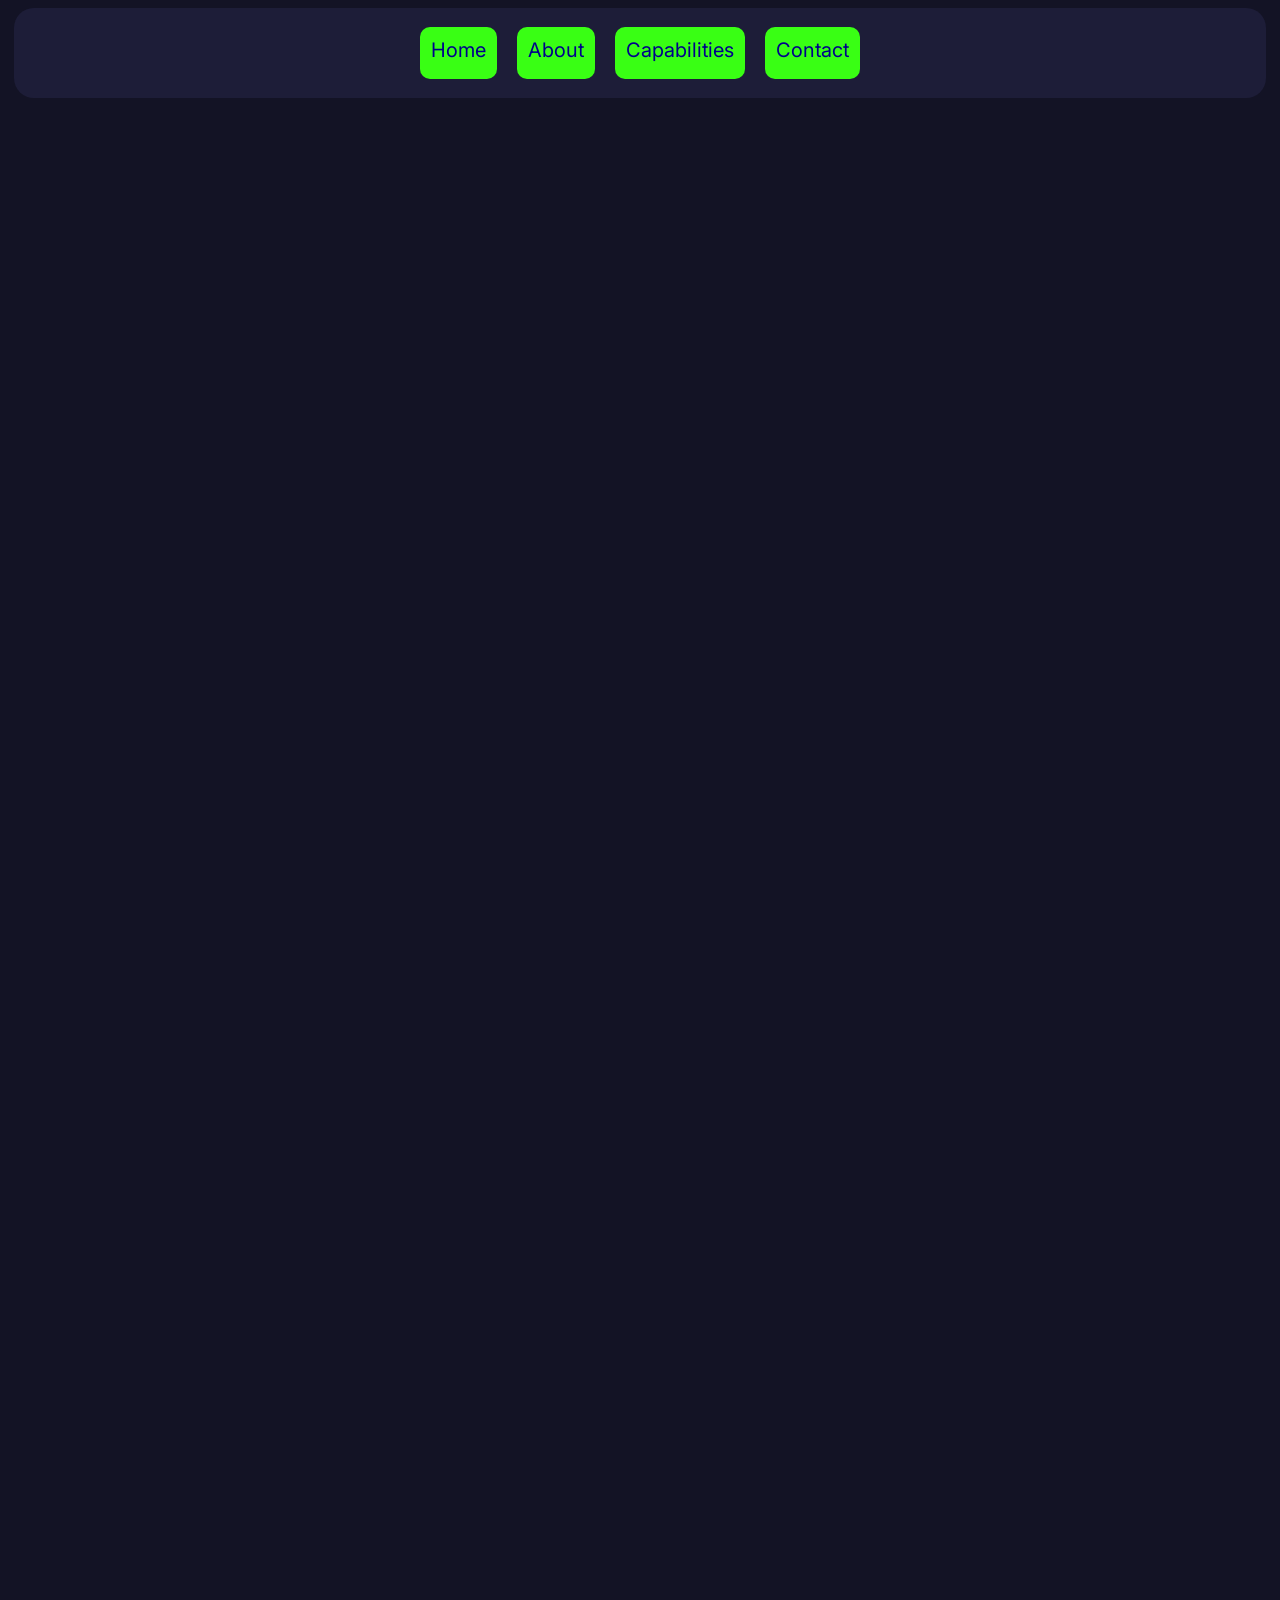
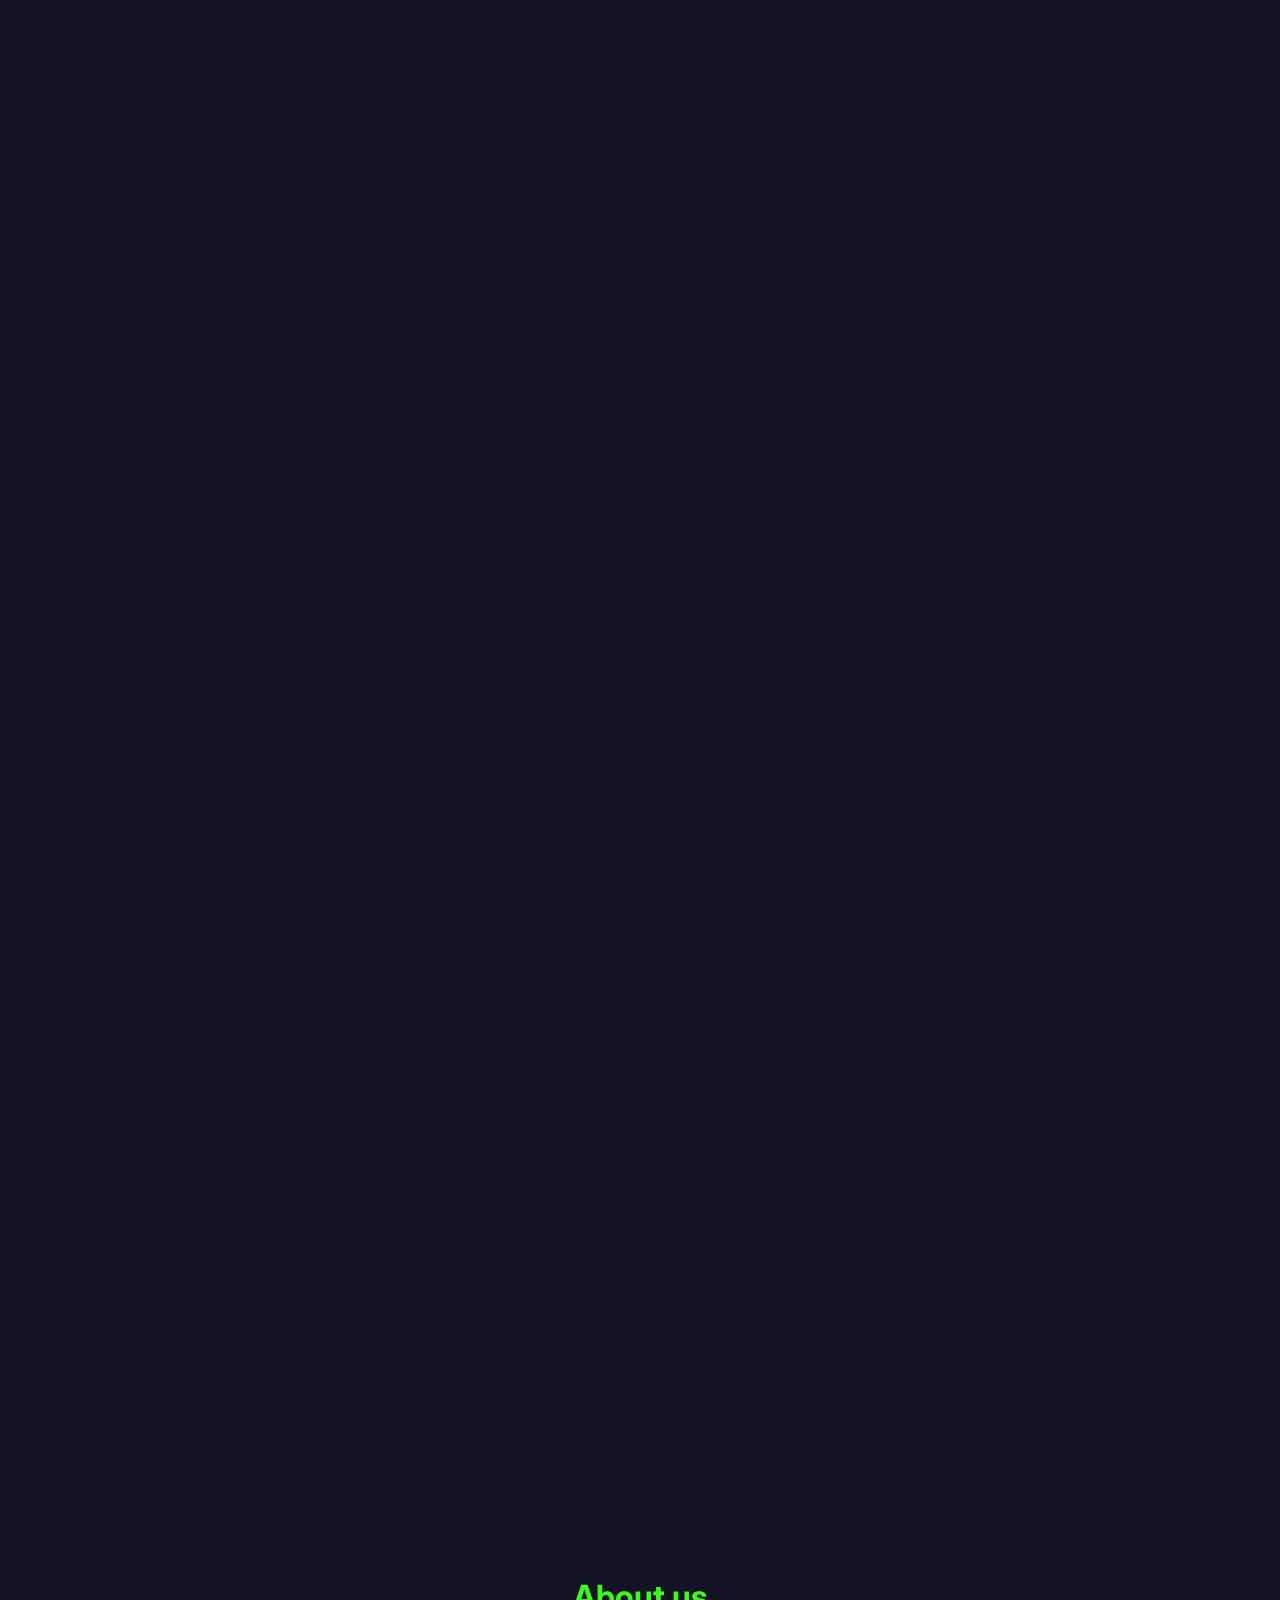
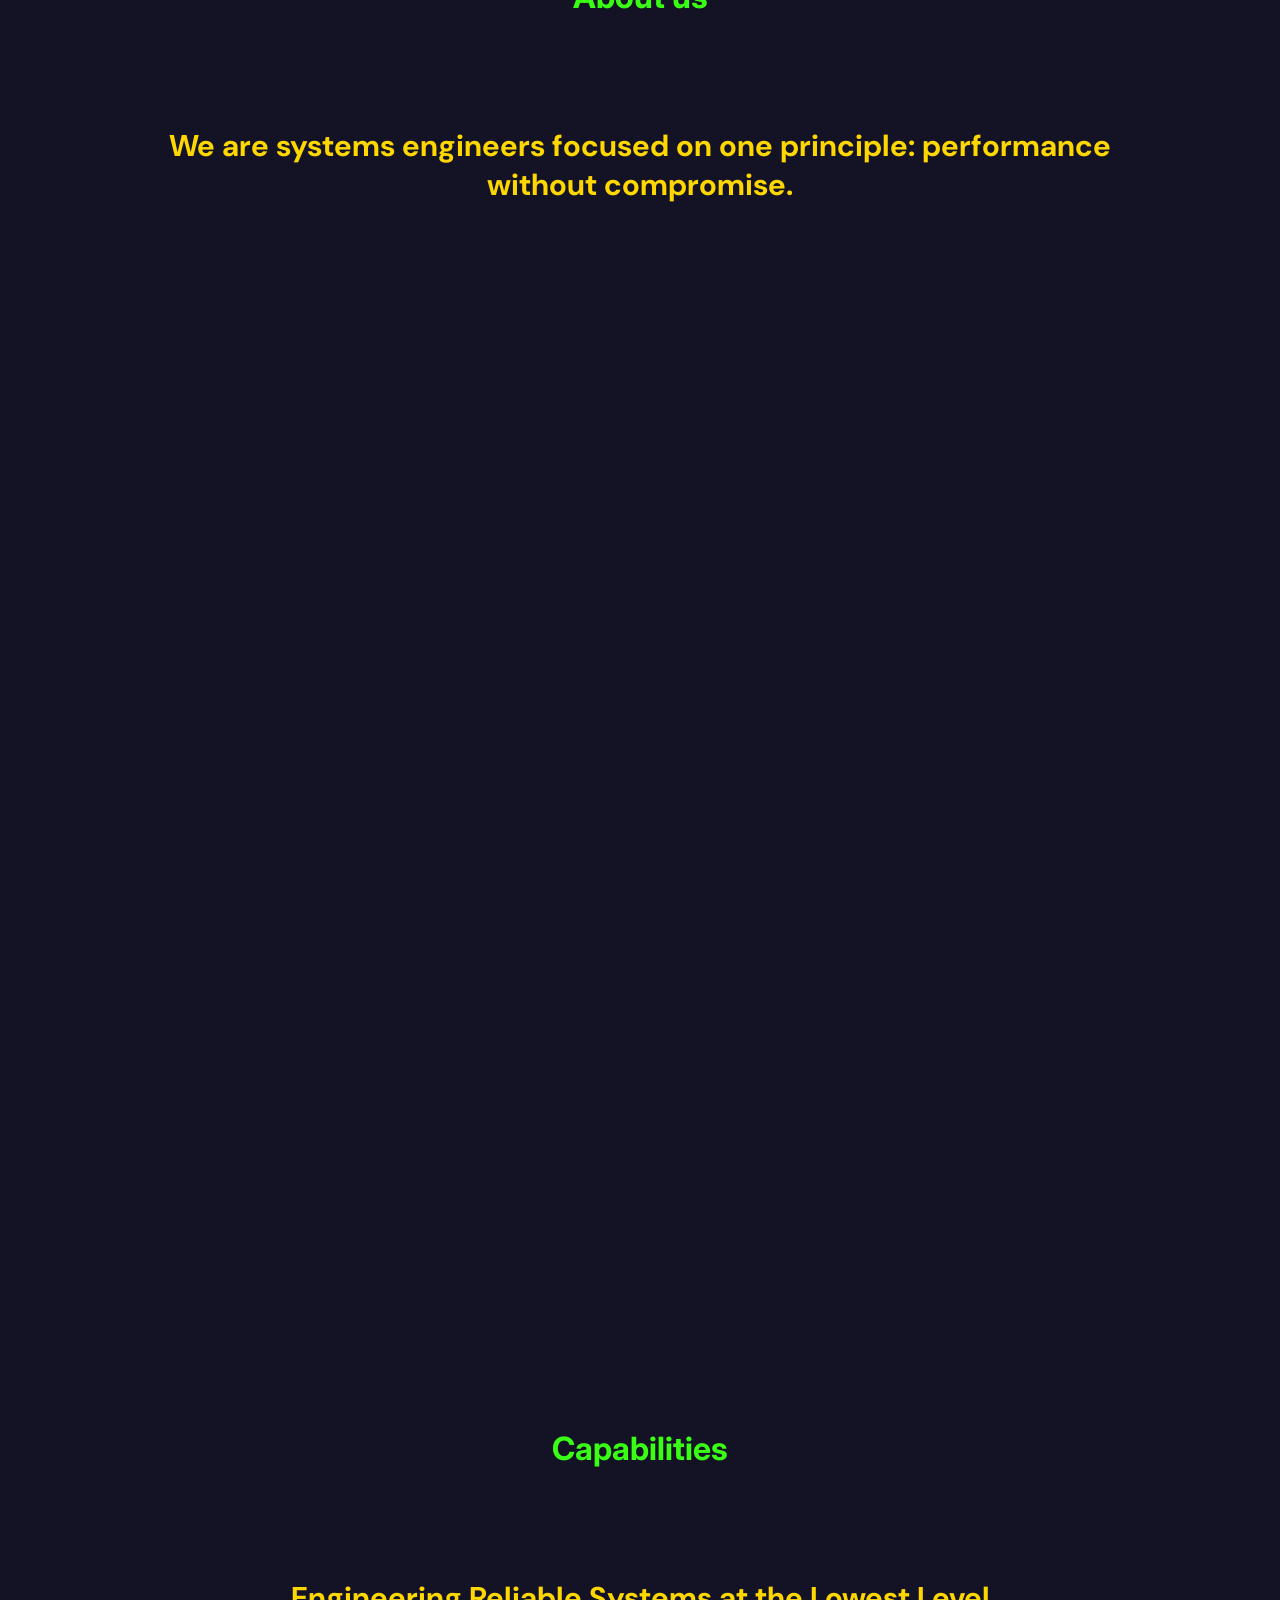
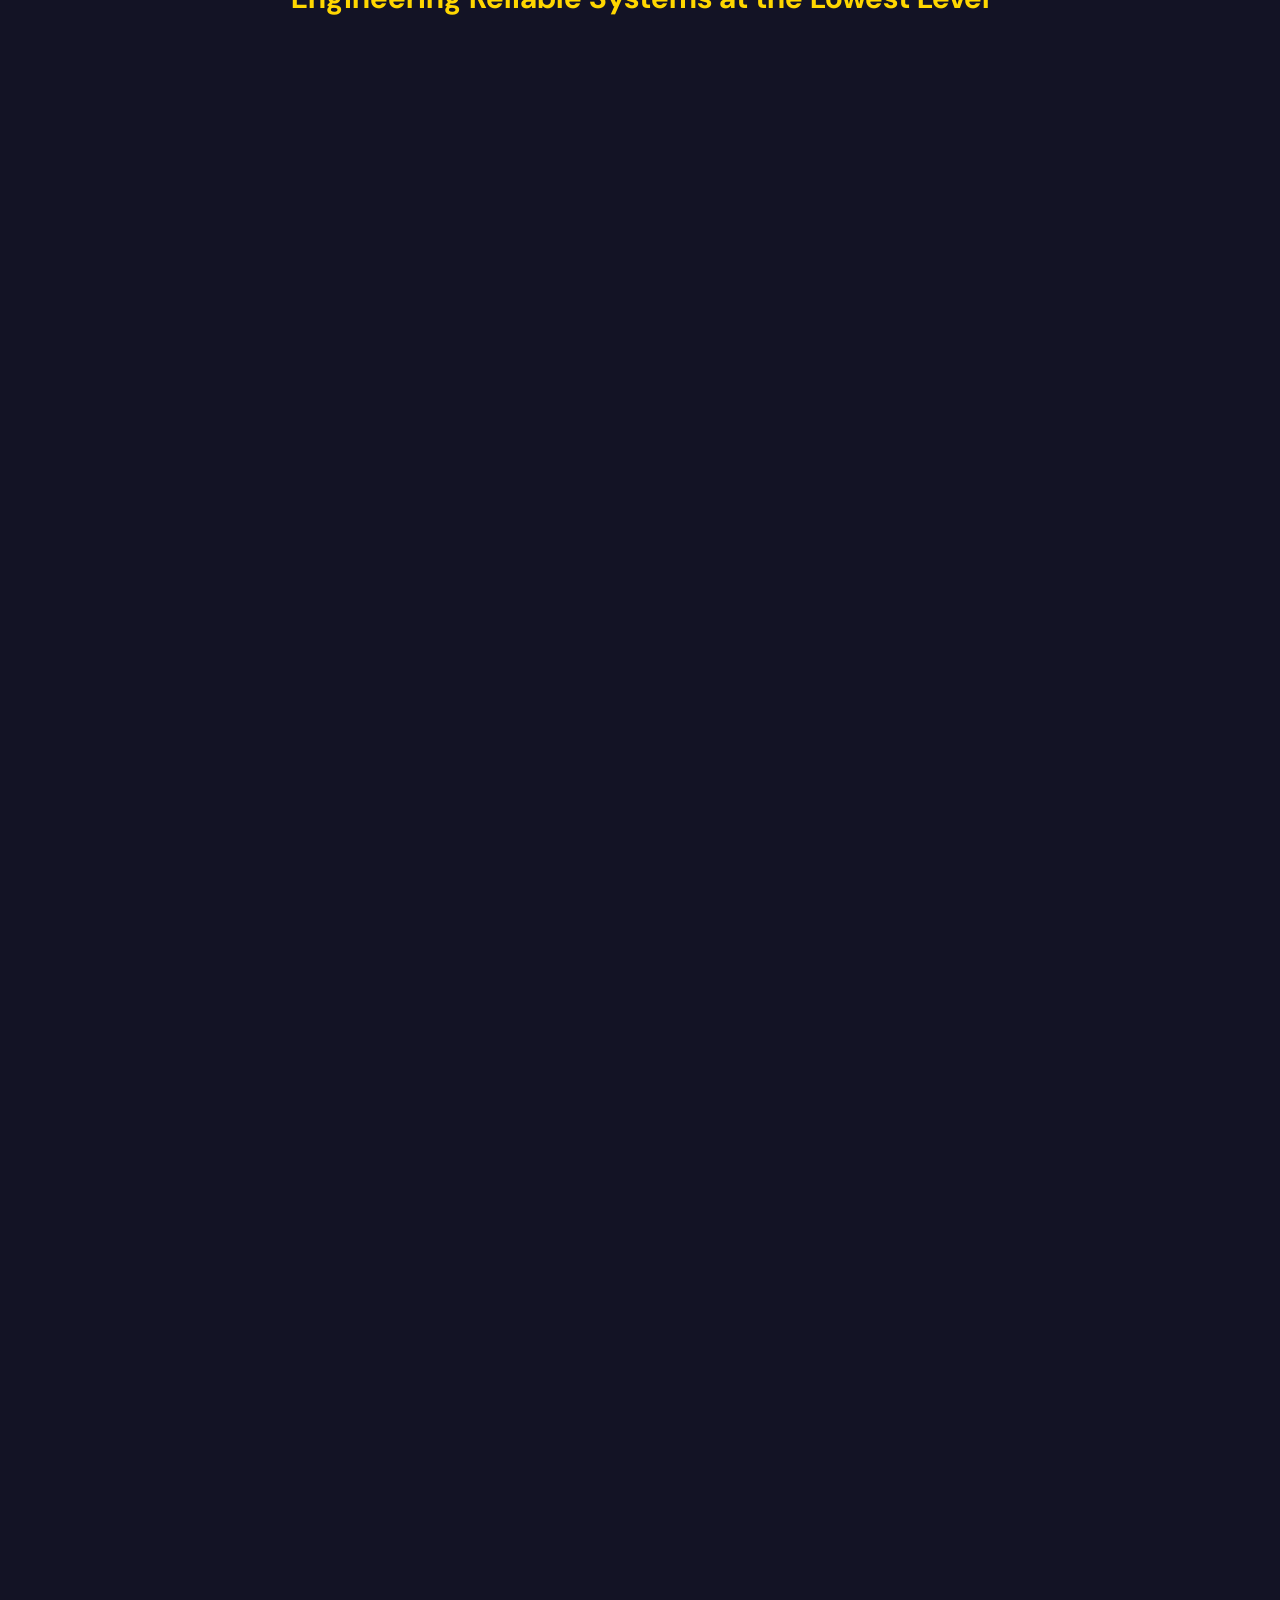
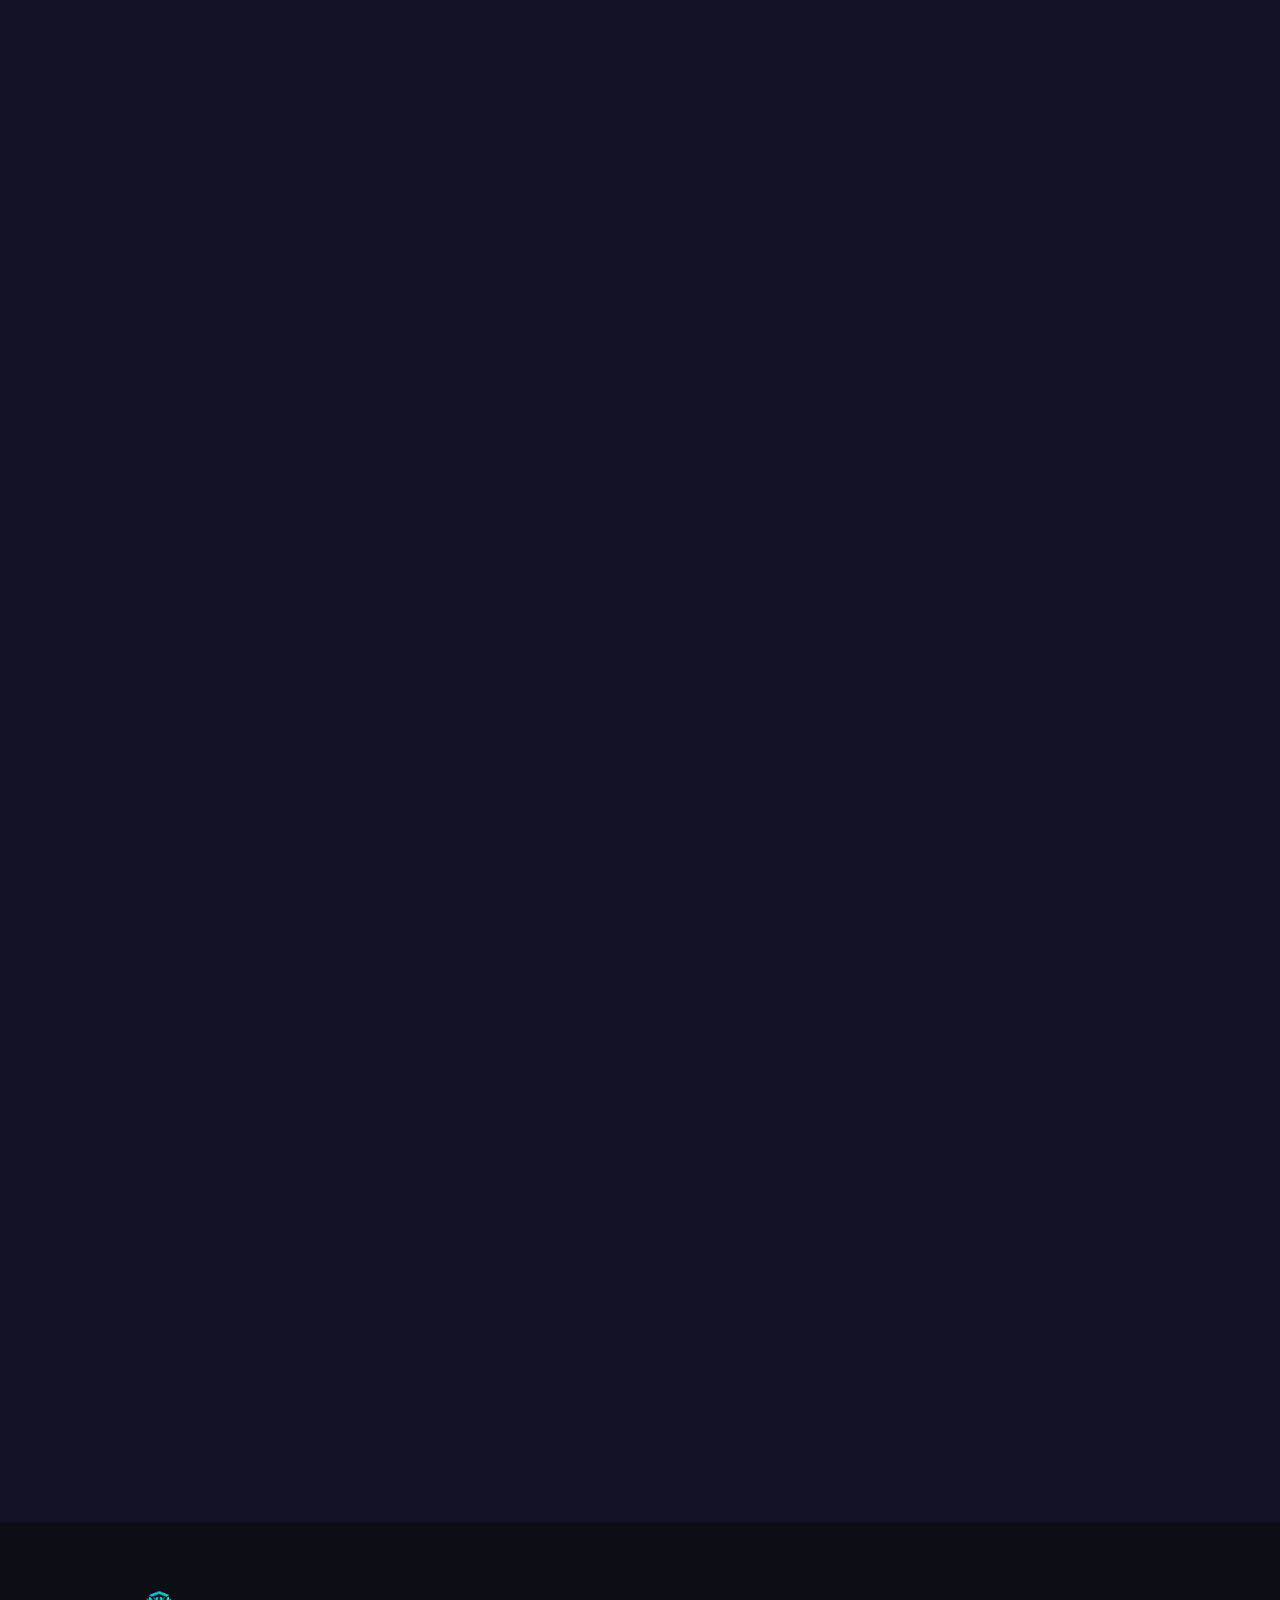
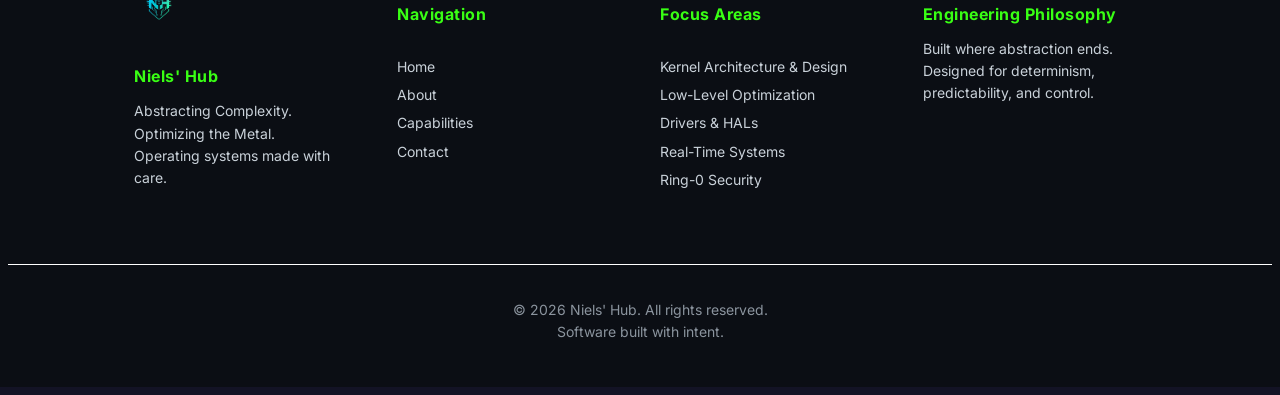
<file: index.html>
<!DOCTYPE html>
<html lang="en">

<head>
    <meta charset="UTF-8">
    <meta name="viewport" content="width=device-width, initial-scale=1.0">
    <title>Niels'</title>
    <link rel="stylesheet" href="styles.css">
    <link rel="icon" type="image/ico" href="logo6.ico">
</head>

<body>
    <nav>
        <div class="log">
            <p>Niels' Hub</p>
        </div>
        <div class="link">
            <a href="index.html"> Home</a>
            <a href="#about"> About</a>
            <a href="#capabilities"> Capabilities</a>
            <a href="contact.html"> Contact</a>
        </div>
    </nav>
    <div class="full-container">
        <img src="logo6.png" alt="logo" class="logo">
        <h1 class="em">Abstracting Complexity. Optimizing the Metal,</h1>
        <h1 class="lif">Operating systems made with care.</h1>
        <div class="hero">
            <p class="hero-text">"In the world of systems programming, overhead is failure.
                We analyze the assembly output of our kernels to ensure that not a single NOOP (No-Operation) is wasted.
                By
                optimizing for the cache and eliminating unnecessary context switches, we provide the foundational
                stability
                required for high-frequency trading, aerospace guidance, and mission-critical infrastructure."</p>
        </div>
    </div>
    <img class="image" src="operating.png" alt="operation">
    <div class="cards">
        <div class="card1">
            <svg xmlns="http://www.w3.org/2000/svg" width="200" height="200" viewBox="0 0 24 24" fill="none"
                stroke="#39FF14" stroke-width="2" stroke-linecap="round" stroke-linejoin="round"
                class="lucide lucide-cpu-icon lucide-cpu">
                <path d="M12 20v2" />
                <path d="M12 2v2" />
                <path d="M17 20v2" />
                <path d="M17 2v2" />
                <path d="M2 12h2" />
                <path d="M2 17h2" />
                <path d="M2 7h2" />
                <path d="M20 12h2" />
                <path d="M20 17h2" />
                <path d="M20 7h2" />
                <path d="M7 20v2" />
                <path d="M7 2v2" />
                <rect x="4" y="4" width="16" height="16" rx="2" />
                <rect x="8" y="8" width="8" height="8" rx="1" />
            </svg>
            <p class="caption">Designing purpose-built kernels ranging from lightweight microkernels for IoT to
                high-performance monolithic kernels for specialized workstations, with a focus on memory safety and
                low-latency interrupt handling.</p>
        </div>
        <div class="card2">
            <svg xmlns="http://www.w3.org/2000/svg" width="200" height="200" viewBox="0 0 24 24" fill="none"
                stroke="#39FF14" stroke-width="2" stroke-linecap="round" stroke-linejoin="round"
                class="lucide lucide-plug-icon lucide-plug">
                <path d="M12 22v-5" />
                <path d="M15 8V2" />
                <path d="M17 8a1 1 0 0 1 1 1v4a4 4 0 0 1-4 4h-4a4 4 0 0 1-4-4V9a1 1 0 0 1 1-1z" />
                <path d="M9 8V2" />
            </svg>
            <p class="caption">
                Developing reliable drivers and Hardware Abstraction Layers that provide seamless, deterministic
                communication between software and proprietary silicon.
            </p>

        </div>
        <div class="card">
            <svg xmlns="http://www.w3.org/2000/svg" width="200" height="200" viewBox="0 0 24 24" fill="none"
                stroke="#39FF14" stroke-width="2" stroke-linecap="round" stroke-linejoin="round"
                class="lucide lucide-clock-icon lucide-clock">
                <path d="M12 6v6l4 2" />
                <circle cx="12" cy="12" r="10" />
            </svg>
            <p class="caption">
                Engineering deterministic real-time systems with guaranteed timing constraints, enabling dependable
                operation in robotics, aerospace, and industrial automation.
            </p>

        </div>
        <!--
        <div class="card">
            <svg xmlns="http://www.w3.org/2000/svg" width="200" height="200" viewBox="0 0 24 24" fill="none"
                stroke="#39FF14" stroke-width="2" stroke-linecap="round" stroke-linejoin="round"
                class="lucide lucide-shield-user-icon lucide-shield-user">
                <path
                    d="M20 13c0 5-3.5 7.5-7.66 8.95a1 1 0 0 1-.67-.01C7.5 20.5 4 18 4 13V6a1 1 0 0 1 1-1c2 0 4.5-1.2 6.24-2.72a1.17 1.17 0 0 1 1.52 0C14.51 3.81 17 5 19 5a1 1 0 0 1 1 1z" />
                <path d="M6.376 18.91a6 6 0 0 1 11.249.003" />
                <circle cx="12" cy="11" r="4" />
            </svg>
            <p class="caption">
                Implementing Ring-0 security mechanisms, secure boot chains, and sandboxed memory models to protect
                systems at the most fundamental level.
            </p>
        </div>
        -->
    </div>
    <div class="about" id="about">
        <h1>About us</h1>
        <h2 class="engen"> We are systems engineers focused on one principle: performance without compromise.</h2>
        <div class="performance">
            <div class="svg-cl">
                <svg xmlns="http://www.w3.org/2000/svg" width="100" height="100" viewBox="0 0 24 24" fill="none"
                    stroke="gold" stroke-width="2" stroke-linecap="round" stroke-linejoin="round"
                    class="lucide lucide-cpu-icon lucide-cpu">
                    <path d="M12 20v2" />
                    <path d="M12 2v2" />
                    <path d="M17 20v2" />
                    <path d="M17 2v2" />
                    <path d="M2 12h2" />
                    <path d="M2 17h2" />
                    <path d="M2 7h2" />
                    <path d="M20 12h2" />
                    <path d="M20 17h2" />
                    <path d="M20 7h2" />
                    <path d="M7 20v2" />
                    <path d="M7 2v2" />
                    <rect x="4" y="4" width="16" height="16" rx="2" />
                    <rect x="8" y="8" width="8" height="8" rx="1" />
                </svg>

            </div>
            <p>
                At the lowest layers of computing, abstraction is not an excuse for inefficiency. Every instruction
                matters.
                Every
                cache miss has a cost. Every unnecessary context switch is a failure of design. Our work begins
                where
                most
                software
                ends — at the boundary between silicon and logic.

                We design and build operating systems, kernels, and runtime environments with a deep respect for
                hardware
                behavior.
                From analyzing compiler output and assembly paths to tuning memory layouts and interrupt handling,
                our
                approach
                is
                rooted in determinism, predictability, and control.
            </p>
        </div>
        <div class="optimization">
            <div class="svg-cl">
                <svg xmlns="http://www.w3.org/2000/svg" width="100" height="100" viewBox="0 0 24 24" fill="none"
                    stroke="gold" stroke-width="2" stroke-linecap="round" stroke-linejoin="round"
                    class="lucide lucide-gauge-icon lucide-gauge">
                    <path d="m12 14 4-4" />
                    <path d="M3.34 19a10 10 0 1 1 17.32 0" />
                </svg>
            </div>
            <p>
                Our systems are engineered for environments where reliability is non-negotiable:
                high-frequency trading platforms, aerospace systems, industrial automation, robotics, and
                security-critical
                infrastructure.

                We believe that correctness precedes features, and that true optimization is achieved through
                understanding,
                not
                shortcuts. By minimizing overhead, enforcing memory safety, and embracing hardware-aware design, we
                deliver
                foundations that software can trust.

                This is not general-purpose computing.
                This is software built with intent.
            </p>

        </div>
    </div>
        <div class="capabilities" id="capabilities">
            <h1>Capabilities</h1>
            <h2 class="engen">Engineering Reliable Systems at the Lowest Level</h2>
            <div class="kernel">
                <div class="svg-cli">
                    <svg xmlns="http://www.w3.org/2000/svg" width="100" height="100" viewBox="0 0 24 24" fill="none"
                        stroke="white" stroke-width="2" stroke-linecap="round" stroke-linejoin="round"
                        class="lucide lucide-layers-icon lucide-layers">
                        <path
                            d="M12.83 2.18a2 2 0 0 0-1.66 0L2.6 6.08a1 1 0 0 0 0 1.83l8.58 3.91a2 2 0 0 0 1.66 0l8.58-3.9a1 1 0 0 0 0-1.83z" />
                        <path d="M2 12a1 1 0 0 0 .58.91l8.6 3.91a2 2 0 0 0 1.65 0l8.58-3.9A1 1 0 0 0 22 12" />
                        <path d="M2 17a1 1 0 0 0 .58.91l8.6 3.91a2 2 0 0 0 1.65 0l8.58-3.9A1 1 0 0 0 22 17" />
                    </svg>
                </div>
                <h2>Kernel Architecture & Design</h2>
                <p>
                    We design purpose-built kernels tailored to specific operational requirements. Our work spans:

                    Lightweight microkernels for embedded and IoT environments

                    High-performance monolithic kernels for specialized workstations

                    Hybrid designs balancing modularity and execution speed

                    Each kernel is engineered with strict control over memory, scheduling, and interrupt paths to ensure
                    low
                    latency
                    and
                    predictable behavior.
                </p>

            </div>
            <div class="low-level">
                <div class="svg-cli">
                    <svg xmlns="http://www.w3.org/2000/svg" width="100" height="100" viewBox="0 0 24 24" fill="none"
                        stroke="white" stroke-width="2" stroke-linecap="round" stroke-linejoin="round"
                        class="lucide lucide-activity-icon lucide-activity">
                        <path
                            d="M22 12h-2.48a2 2 0 0 0-1.93 1.46l-2.35 8.36a.25.25 0 0 1-.48 0L9.24 2.18a.25.25 0 0 0-.48 0l-2.35 8.36A2 2 0 0 1 4.49 12H2" />
                    </svg>
                </div>
                <h2>Low-Level Optimization & Performance Engineering</h2>


                <p>
                    We optimize at the instruction level: <br>

                    Assembly analysis to eliminate redundant operations

                    Cache-aware memory layouts and data structures

                    Reduced syscall overhead and minimized context switching

                    The result is software that respects the hardware pipeline and performs consistently under load.
                </p>
            </div>
            <div class="driver">
                <div class="svg-cli">
                    <svg xmlns="http://www.w3.org/2000/svg" width="100" height="100" viewBox="0 0 24 24" fill="none"
                        stroke="white" stroke-width="2" stroke-linecap="round" stroke-linejoin="round"
                        class="lucide lucide-plug-icon lucide-plug">
                        <path d="M12 22v-5" />
                        <path d="M15 8V2" />
                        <path d="M17 8a1 1 0 0 1 1 1v4a4 4 0 0 1-4 4h-4a4 4 0 0 1-4-4V9a1 1 0 0 1 1-1z" />
                        <path d="M9 8V2" />
                    </svg>
                </div>
                <h2>Driver Development & Hardware Abstraction Layers</h2>
                <p>
                    We build robust, deterministic drivers and HALs that bridge software with proprietary or specialized
                    hardware:</p>

                <ul>
                    <li>Direct register-level interaction
                    </li>
                    <li>Predictable I/O behavior</li>

                    <li>Minimal abstraction overhead </li>
                </ul>
                Our interfaces are designed for long-term maintainability without sacrificing performance.

                


            </div>
            <div class="real-time">
                <div class="svg-cli">
                    <svg xmlns="http://www.w3.org/2000/svg" width="100" height="100" viewBox="0 0 24 24" fill="none"
                        stroke="white" stroke-width="2" stroke-linecap="round" stroke-linejoin="round"
                        class="lucide lucide-clock-icon lucide-clock">
                        <path d="M12 6v6l4 2" />
                        <circle cx="12" cy="12" r="10" />
                    </svg>
                </div>
                <h2> Real-Time & Deterministic Systems</h2>

                <p>
                    We engineer real-time systems with guaranteed timing constraints: <br></p>
                <ul>
                    <li>Bounded interrupt latency</li>

                    <li>Deterministic scheduling policies </li>

                    <li>Precise control over execution paths</li>
                </ul>

                These systems are suitable for robotics, aerospace guidance, and industrial automation where timing
                failures
                are
                unacceptable.

                

            </div>
            <div class="security">
                <div class="svg-cli">
                    <svg xmlns="http://www.w3.org/2000/svg" width="100" height="100" viewBox="0 0 24 24" fill="none"
                        stroke="white" stroke-width="2" stroke-linecap="round" stroke-linejoin="round"
                        class="lucide lucide-shield-check-icon lucide-shield-check">
                        <path
                            d="M20 13c0 5-3.5 7.5-7.66 8.95a1 1 0 0 1-.67-.01C7.5 20.5 4 18 4 13V6a1 1 0 0 1 1-1c2 0 4.5-1.2 6.24-2.72a1.17 1.17 0 0 1 1.52 0C14.51 3.81 17 5 19 5a1 1 0 0 1 1 1z" />
                        <path d="m9 12 2 2 4-4" />
                    </svg>
                </div>
                <h2> Security at the Lowest Level</h2>


                Security is enforced where it matters most: <br>
                <ul>
                    <li>Ring-0 security mechanisms</li>

                    <li>Secure boot chains and trusted initialization</li>
                    <li>Sandboxed memory models and privilege separation </li>
                </ul>
                By embedding security directly into the kernel and boot process, we reduce attack surfaces and
                strengthen
                system
                integrity from power-on to runtime.


            </div>
        </div>
    
    <footer class="footer">
        <div class="footer-container">
            <div class="footer-brand">
                <img src="logo6.png" alt="Niels' Hub Logo" class="footer-logo">
                <h3>Niels' Hub</h3>
                <p>
                    Abstracting Complexity. Optimizing the Metal.<br>
                    Operating systems made with care.
                </p>
            </div>
            <div class="footer-nav">
                <h4>Navigation</h4>
                <ul>
                    <li><a href="#home">Home</a></li>
                    <li><a href="#about">About</a></li>
                    <li><a href="#capabilities">Capabilities</a></li>
                    <li><a href="contact.html">Contact</a></li>
                </ul>
            </div>

            <div class="footer-focus">
                <h4>Focus Areas</h4>
                <ul>
                    <li>Kernel Architecture & Design</li>
                    <li>Low-Level Optimization</li>
                    <li>Drivers & HALs</li>
                    <li>Real-Time Systems</li>
                    <li>Ring-0 Security</li>
                </ul>
            </div>

            <div class="footer-philosophy">
                <h4>Engineering Philosophy</h4>
                <p>
                    Built where abstraction ends.
                    Designed for determinism, predictability, and control.
                </p>
            </div>

        </div>

        <div class="footer-bottom">
            <p>
                © 2026 Niels' Hub. All rights reserved.<br>
                Software built with intent.
            </p>
        </div>
    </footer>
    <script src="index.js"></script>
</body>

</html>
</file>
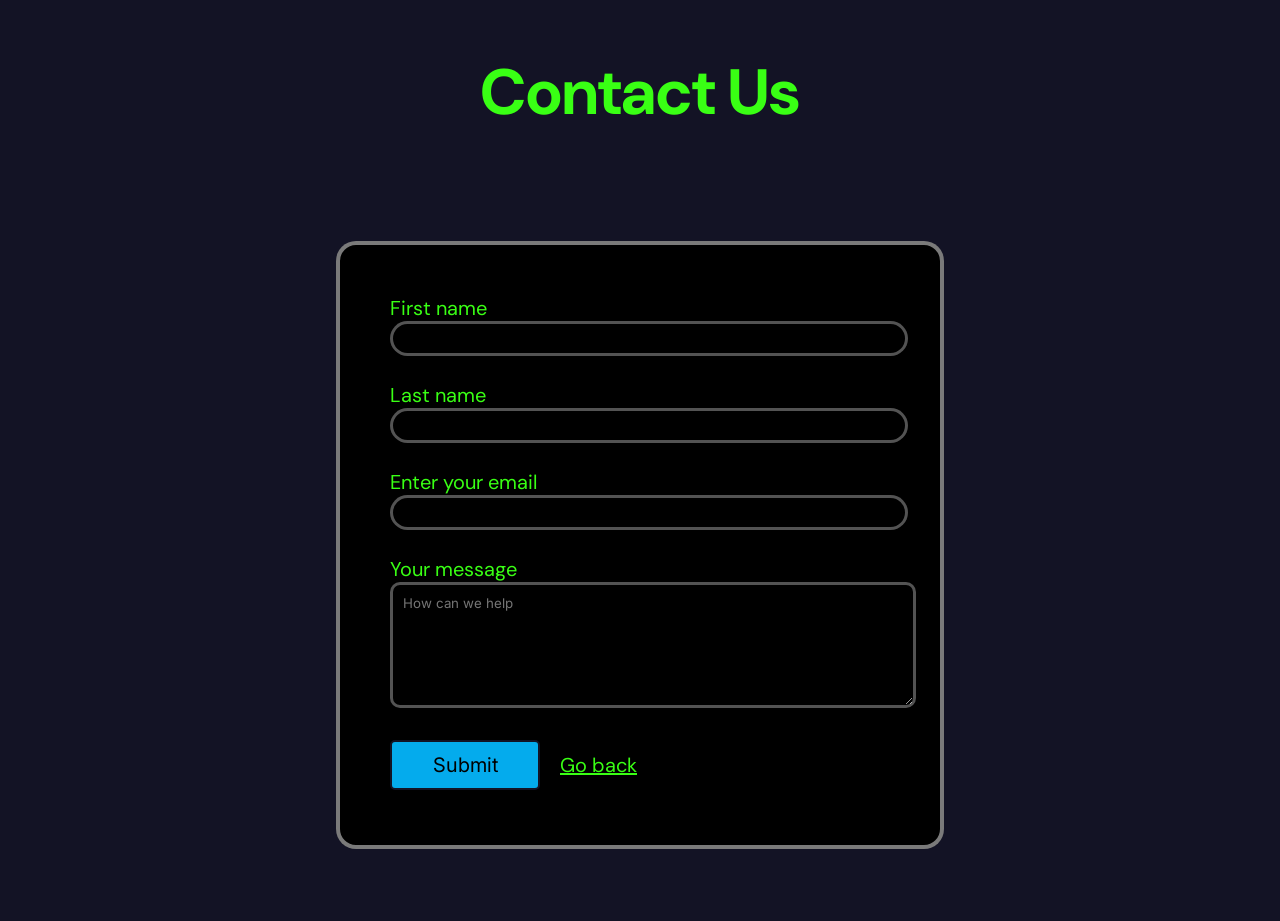
<file: contact.html>
<!DOCTYPE html>
<html lang="en">

<head>
    <meta charset="UTF-8">
    <meta name="viewport" content="width=device-width, initial-scale=1.0">
    <title>Contact</title>
    <link rel="stylesheet" href="styles3.css">
</head>

<body>
    <h1> Contact Us</h1>
        <div class="last">
            <div class="inner">
                <form action="https://api.web3forms.com/submit" method="POST" id="form">
                    <input type="hidden" name="access_key" value="376e2bd1-2495-4318-bc4b-785aabf4ca0c">
                    <label for="fname">First name</label><br>
                    <input type="text" id="fname" name="first-name" required><br><br>
                    <label for="lname">Last name</label><br>
                    <input type="text" id="lname" name="last-name" required><br><br>
                    <label for="email">Enter your email</label><br>
                    <input type="email" id="email" name="email" required><br><br>
                    <label for="message">Your message</label><br>
                    <textarea name="message" id="message" placeholder="How can we help" required></textarea><br><br>
                    <button type="submit" id="submit">Submit</button>
                    <a href="index.html">Go back</a>

                </form>
            </div>
        </div>
        <div id="response"></div>
        
</body>


</html>
</file>
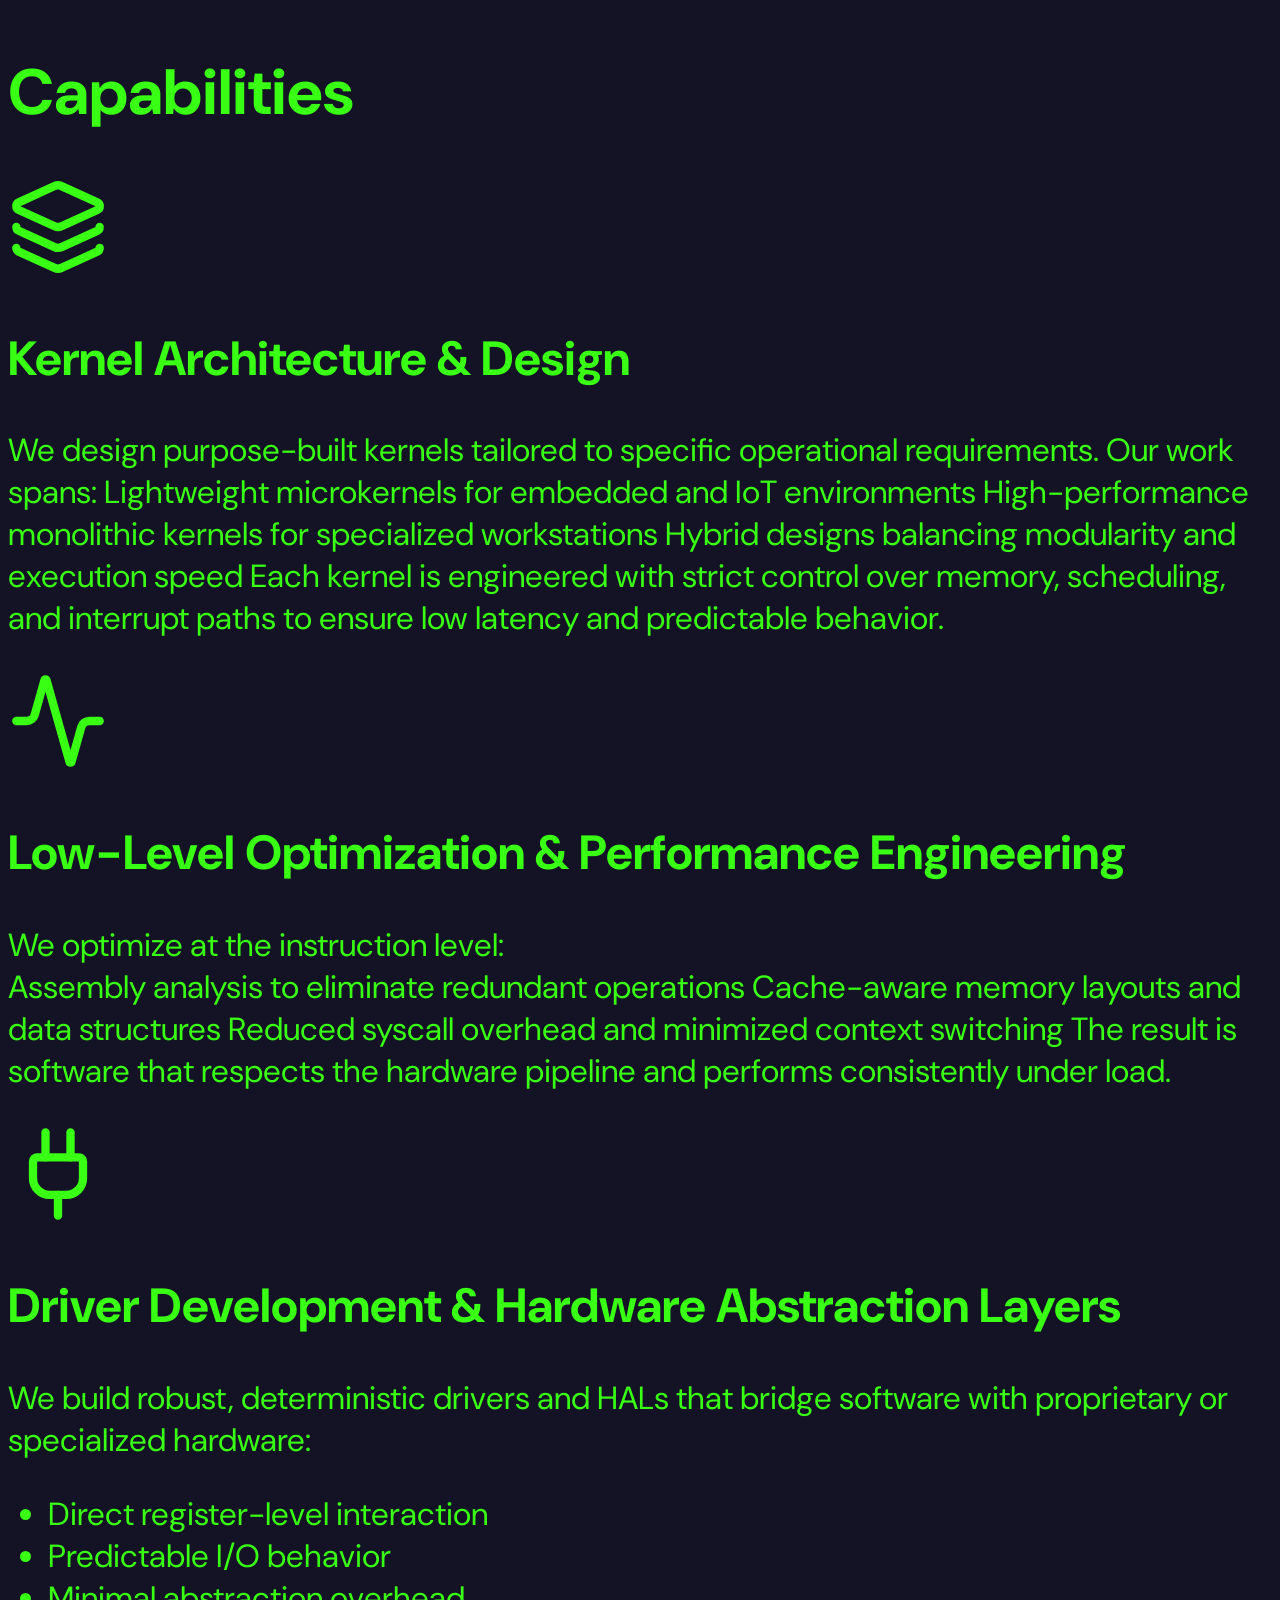
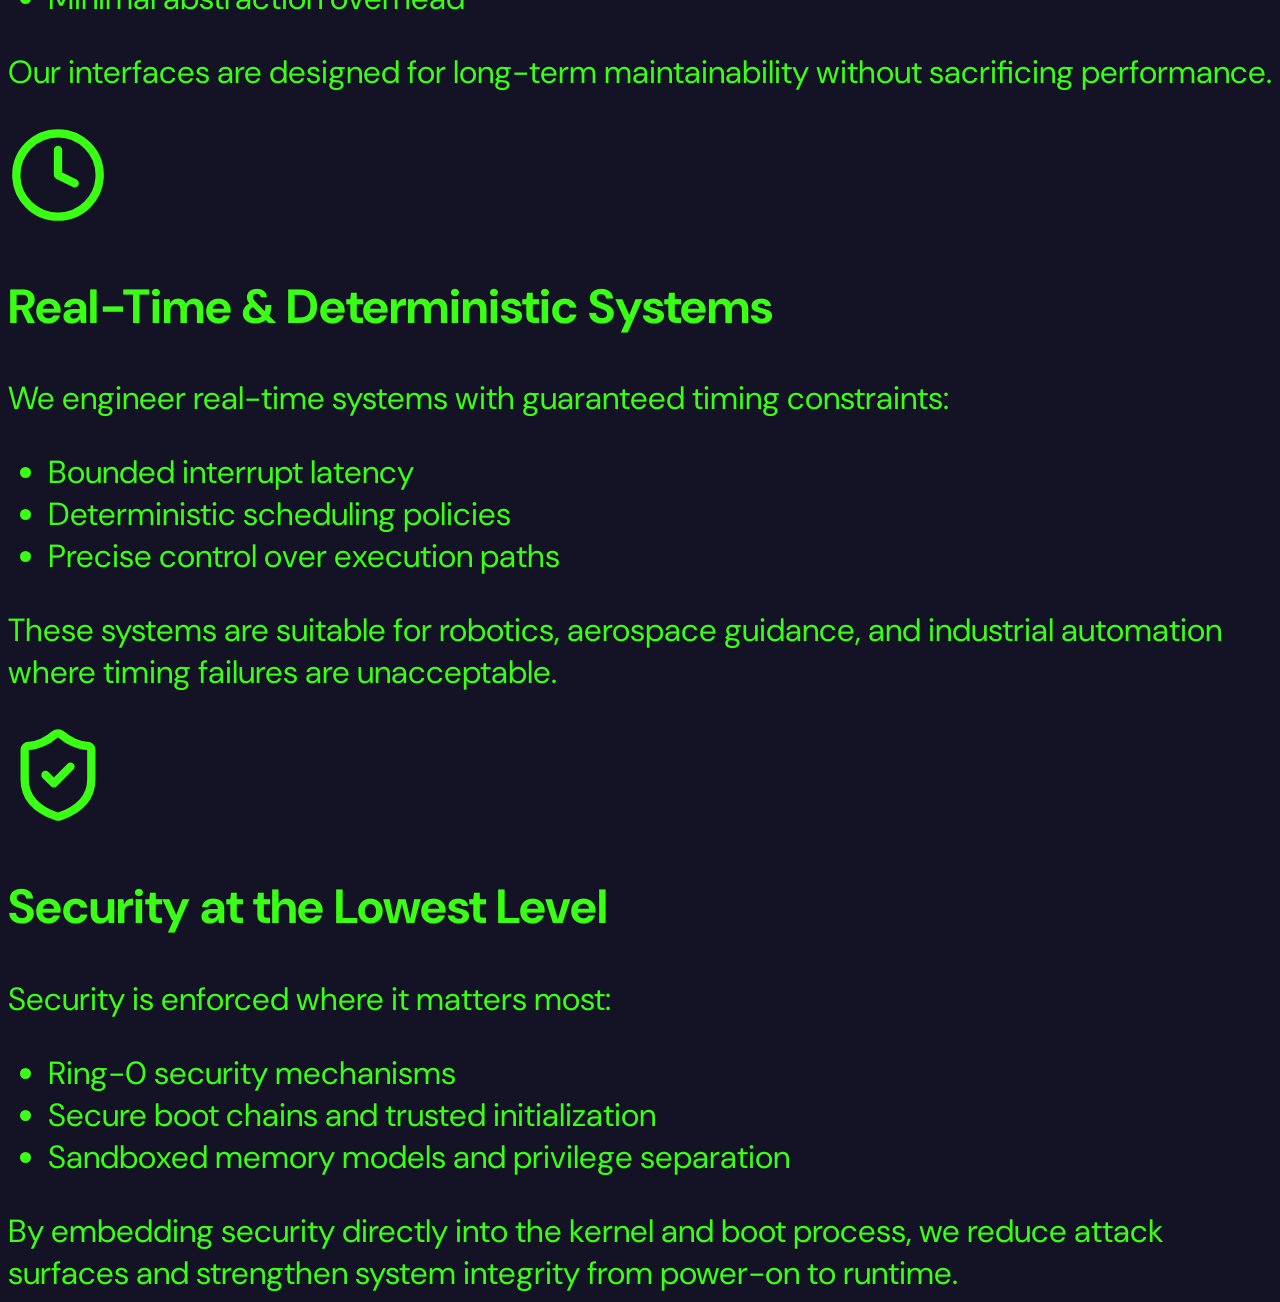
<file: profile.html>
<!DOCTYPE html>
<html lang="en">

<head>
    <meta charset="UTF-8">
    <meta name="viewport" content="width=device-width, initial-scale=1.0">
    <title>Capabilities</title>
    <link rel="stylesheet" href="styles3.css">
</head>

<body>

</body>

</html>
<div class="capabilities">
    <h1>Capabilities</h1>
    <div class="kernel">
        <div class="svg-cli">
            <svg xmlns="http://www.w3.org/2000/svg" width="100" height="100" viewBox="0 0 24 24" fill="none"
                stroke="currentColor" stroke-width="2" stroke-linecap="round" stroke-linejoin="round"
                class="lucide lucide-layers-icon lucide-layers">
                <path
                    d="M12.83 2.18a2 2 0 0 0-1.66 0L2.6 6.08a1 1 0 0 0 0 1.83l8.58 3.91a2 2 0 0 0 1.66 0l8.58-3.9a1 1 0 0 0 0-1.83z" />
                <path d="M2 12a1 1 0 0 0 .58.91l8.6 3.91a2 2 0 0 0 1.65 0l8.58-3.9A1 1 0 0 0 22 12" />
                <path d="M2 17a1 1 0 0 0 .58.91l8.6 3.91a2 2 0 0 0 1.65 0l8.58-3.9A1 1 0 0 0 22 17" />
            </svg>
        </div>
        <h2>Kernel Architecture & Design</h2>
        <p>
            We design purpose-built kernels tailored to specific operational requirements. Our work spans:

            Lightweight microkernels for embedded and IoT environments

            High-performance monolithic kernels for specialized workstations

            Hybrid designs balancing modularity and execution speed

            Each kernel is engineered with strict control over memory, scheduling, and interrupt paths to ensure low
            latency
            and
            predictable behavior.
        </p>

    </div>
    <div class="low-level">
        <div class="svg-cli">
            <svg xmlns="http://www.w3.org/2000/svg" width="100" height="100" viewBox="0 0 24 24" fill="none"
                stroke="currentColor" stroke-width="2" stroke-linecap="round" stroke-linejoin="round"
                class="lucide lucide-activity-icon lucide-activity">
                <path
                    d="M22 12h-2.48a2 2 0 0 0-1.93 1.46l-2.35 8.36a.25.25 0 0 1-.48 0L9.24 2.18a.25.25 0 0 0-.48 0l-2.35 8.36A2 2 0 0 1 4.49 12H2" />
            </svg>
        </div>
        <h2>Low-Level Optimization & Performance Engineering</h2>


        <p>
            We optimize at the instruction level: <br>

            Assembly analysis to eliminate redundant operations

            Cache-aware memory layouts and data structures

            Reduced syscall overhead and minimized context switching

            The result is software that respects the hardware pipeline and performs consistently under load.
        </p>
    </div>
    <div class="driver">
        <div class="svg-cli">
            <svg xmlns="http://www.w3.org/2000/svg" width="100" height="100" viewBox="0 0 24 24" fill="none"
                stroke="currentColor" stroke-width="2" stroke-linecap="round" stroke-linejoin="round"
                class="lucide lucide-plug-icon lucide-plug">
                <path d="M12 22v-5" />
                <path d="M15 8V2" />
                <path d="M17 8a1 1 0 0 1 1 1v4a4 4 0 0 1-4 4h-4a4 4 0 0 1-4-4V9a1 1 0 0 1 1-1z" />
                <path d="M9 8V2" />
            </svg>
        </div>
        <h2>Driver Development & Hardware Abstraction Layers</h2>
        <p>
            We build robust, deterministic drivers and HALs that bridge software with proprietary or specialized
            hardware:

        <ul>
            <li>Direct register-level interaction
            </li>
            <li>Predictable I/O behavior</li>

            <li>Minimal abstraction overhead </li>
        </ul>
        Our interfaces are designed for long-term maintainability without sacrificing performance.

        </p>


    </div>
    <div class="real-time">
        <div class="svg-cli">
            <svg xmlns="http://www.w3.org/2000/svg" width="100" height="100" viewBox="0 0 24 24" fill="none"
                stroke="currentColor" stroke-width="2" stroke-linecap="round" stroke-linejoin="round"
                class="lucide lucide-clock-icon lucide-clock">
                <path d="M12 6v6l4 2" />
                <circle cx="12" cy="12" r="10" />
            </svg>
        </div>
        <h2> Real-Time & Deterministic Systems</h2>

        <p>
            We engineer real-time systems with guaranteed timing constraints: <br>
        <ul>
            <li>Bounded interrupt latency</li>

            <li>Deterministic scheduling policies </li>

            <li>Precise control over execution paths</li>
        </ul>

        These systems are suitable for robotics, aerospace guidance, and industrial automation where timing failures are
        unacceptable.

        </p>

    </div>
    <div class="security">
        <div class="svg-cli">
            <svg xmlns="http://www.w3.org/2000/svg" width="100" height="100" viewBox="0 0 24 24" fill="none"
                stroke="currentColor" stroke-width="2" stroke-linecap="round" stroke-linejoin="round"
                class="lucide lucide-shield-check-icon lucide-shield-check">
                <path
                    d="M20 13c0 5-3.5 7.5-7.66 8.95a1 1 0 0 1-.67-.01C7.5 20.5 4 18 4 13V6a1 1 0 0 1 1-1c2 0 4.5-1.2 6.24-2.72a1.17 1.17 0 0 1 1.52 0C14.51 3.81 17 5 19 5a1 1 0 0 1 1 1z" />
                <path d="m9 12 2 2 4-4" />
            </svg>
        </div>
        <h2> Security at the Lowest Level</h2>


        Security is enforced where it matters most: <br>
        <ul>
            <li>Ring-0 security mechanisms</li>

            <li>Secure boot chains and trusted initialization</li>
            <li>Sandboxed memory models and privilege separation </li>
        </ul>
        By embedding security directly into the kernel and boot process, we reduce attack surfaces and strengthen system
        integrity from power-on to runtime.


    </div>
</div>
</file>
<file: styles.css>
@import url('https://fonts.googleapis.com/css2?family=BBH+Hegarty&family=DM+Sans:ital,opsz,wght@0,9..40,100..1000;1,9..40,100..1000&family=Inter:ital,opsz,wght@0,14..32,100..900;1,14..32,100..900&family=JetBrains+Mono:ital,wght@0,100..800;1,100..800&display=swap');

body {
    display: flex;
    flex-direction: column;
    justify-content: center;
    align-items: center;
    background-color: #131325;
    color: #39FF14;
    font-family: "DM Sans", sans-serif;
    font-size: 2em;
}

.hero-text {
    color: skyblue;
    font-size: 25px;
    text-align: justify;
}

.hero {
    width: 65%;
    border: 1px solid #011a2e;
    border-radius: 5%;

}

h2 {
    text-align: center;
    color: greenyellow;
}

h1 {
    margin-top: 80px;
}

.image {
    width: 50%;
    height: 500px;
    border-radius: 20px;
    margin-bottom: 50px;
    transition: transform 1s ease, opacity 3s ease, box-shadow 1s ease, width 1s ease, height 2s ease;
    opacity: 0;
    transform: translateX(-30%);

}

.image.show {
    opacity: 1;
    transform: translateX(0)scale(1);
}

.card {
    display: flex;
    flex-direction: column;
    align-items: center;
    justify-content: center;
    width: 400px;
    height: 500px;
    font-size: 20px;
    color: white;
    border: 3px solid rgba(255, 255, 255, 0.198);
    padding: 0.8em;
    background-color: rgb(1, 1, 67);
    border-radius: 1em;
    transition: transform 1s ease, box-shadow 1s ease, opacity 1s ease;
    opacity: 0;
    transform: translateX(50%);


}

.card.show {
    opacity: 1;
    transform: translateX(0);
}

.card.show:hover {
    transform: scale(1.02);
    box-shadow: 0 0 5px 5px rgba(255, 255, 255, 0.286);

}

.card1 {
    display: flex;
    flex-direction: column;
    align-items: center;
    justify-content: center;
    width: 400px;
    height: 500px;
    font-size: 20px;
    color: white;
    border: 3px solid rgba(255, 255, 255, 0.198);
    padding: 0.8em;
    background-color: rgb(1, 1, 67);
    border-radius: 1em;
    transition: transform 1s ease, box-shadow 1s ease, opacity 1s ease;
    opacity: 0;
    transform: translateX(-50%);
}

.card1.show {
    opacity: 1;
    transform: translateX(0);
}

.card1.show:hover {
    transform: scale(1.02);
    box-shadow: 0 0 5px 5px rgba(255, 255, 255, 0.286);

}

.card2 {
    display: flex;
    flex-direction: column;
    align-items: center;
    justify-content: center;
    width: 400px;
    height: 500px;
    font-size: 20px;
    color: white;
    border: 3px solid rgba(255, 255, 255, 0.198);
    padding: 0.8em;
    background-color: rgb(1, 1, 67);
    border-radius: 1em;
    transition: transform 1s ease, box-shadow 1s ease, opacity 2s ease;
    opacity: 0;
}

.card2:hover {
    transform: scale(1.02);
    box-shadow: 0 0 5px 5px rgba(255, 255, 255, 0.286);
}

.card2.show {
    opacity: 1;
}





.caption {
    text-align: justify;
    background: linear-gradient(to right, white, rgb(3, 171, 238));
    color: transparent;
    background-clip: text;
    animation: anime 800ms linear infinite;
}

.cards {
    display: grid;
    grid-template-columns: repeat(3, 1fr);
    gap: 1em;
}

.life {
    font-family: "Inter", sans-serif;
    font-size: 2em;
    color: white;
}

.lif {
    margin-top: 0;
    font-size: 1.5em;
    color: gold;
}

.full-container {
    display: flex;
    flex-direction: column;
    justify-content: center;
    align-items: center;
    opacity: 0;
    transform: translateY(-50%);
    opacity: 0;
    transition: transform 2s ease, opacity 1s ease;
}

.full-container.show {
    opacity: 1;
    transform: translateY(0);
}

.logo {
    width: 300px;
    height: 300px;
    border-radius: 20px;
    ;
}

nav {
    width: 98%;
    align-self: flex-end;
    background: #1d1d38;
    height: 10vh;
    margin-bottom: 20px;
    display: flex;
    justify-content: right;
    align-items: center;
    margin-left: 0.5%;
    margin-right: 0.5%;
    padding-left: 0.5%;
    padding-right: 0.5%;
    gap: 60%;
    border-radius: 20px;
    /*border: 2px solid rgba(255, 255, 255, 0.269);*/
}

nav a {
    text-decoration: none;
    color: darkblue;
    background-color: #39FF14;
    height: 30px;
    font-family: "Inter", sans-serif;
    font-size: 20px;
    padding: 10px;
    border-radius: 10px;
    text-align: center;
    transition: transform 1s ease;

}

nav a:hover {
    background: linear-gradient(to right, gold, #39FF14);
    transform: scale(2);
}

.log p {
    font-family: "BBH Hegarty", sans-serif;
    background: linear-gradient(to right, gold, #39FF14);
    color: transparent;
    background-clip: text;
    text-decoration: line-through;
    background-size: 200% 200%;
    animation: anime 800ms linear infinite;


}

@keyframes anime {

    0% {
        background-size: 50% 50%;
    }

    100% {
        background-size: 200% 200%;
    }
}


.log {
    margin-left: 0;
    display: flex;
    justify-content: left;

}

h1 {
    font-family: "Inter", sans-serif;

}

h2 {
    font-size: 30px;
    color: gold;
    border-top: white;
}

.performance {
    display: flex;
    flex-direction: column;
    color: white;
    font-size: 20px;
    width: 50%;
    height: 350px;
    justify-content: left;
    align-items: flex-start;
    background-color: black;
    padding: 20px;
    border-radius: 20px;
    border: 3px solid rgba(255, 255, 255, 0.171);
    transition: transform 2s ease, background-color 1s ease, color 1s ease, border 1s ease, opacity 1s ease;
    transform: translateX(50%);
    opacity: 0;
}

.performance p {
    text-align: justify;
}

.optimization {
    display: flex;
    flex-direction: column;
    color: white;
    font-size: 20px;
    width: 50%;
    height: 350px;
    justify-content: left;
    align-items: flex-start;
    background-color: black;
    padding: 20px;
    border: 3px solid rgba(255, 255, 255, 0.171);
    border-radius: 20px;
    transition: transform 2s ease, background-color 1s ease, color 1s ease, border 1s ease, opacity 1s ease;
    transform: translateX(50%);
    opacity: 0;

}

.optimization:hover {
    transform: scale(1.02);
    background-color: rgba(0, 0, 0, 0.284);
    color: skyblue;
    border: 3px solid rgba(0, 0, 0, 0.015);

}

.optimization p {
    text-align: justify;
}

.about {
    display: flex;
    flex-direction: column;
    justify-content: center;
    align-items: center;
    background-color: #131325;
    color: #39FF14;
    font-family: "DM Sans", sans-serif;
    gap: 2em;
    transition: transform 2s ease, opacity 2s ease;
    width: 80%;
}

.performance.show {
    opacity: 1;
    transform: translateX(0);

}

.performance.show:hover {
    transform: scale(1.02);
    background-color: rgba(0, 0, 0, 0.284);
    color: skyblue;
    border: 3px solid rgba(0, 0, 0, 0.015);

}

.optimization.show {
    opacity: 1;
    transform: translateX(0);
}

.optimization.show:hover {
    transform: scale(1.02);
    background-color: rgba(0, 0, 0, 0.284);
    color: skyblue;
    border: 3px solid rgba(0, 0, 0, 0.015);

}

.kernel {
    display: flex;
    flex-direction: column;
    color: white;
    font-size: 20px;
    width: 50%;
    height: 400px;
    justify-content: left;
    align-items: flex-start;
    background-color: black;
    padding: 20px;
    border-radius: 20px;
    border: 3px solid rgba(255, 255, 255, 0.171);
    opacity: 0;
    transform: translateX(-50%);
    transition: transform 2s ease, background-color 1s ease, color 1s ease, border 1s ease, opacity 1s ease;
}

.kernel p {
    text-align: justify;
}

.kernel.show {
    opacity: 1;
    transform: translateX(0);
}

.kernel.show:hover {
    transform: scale(1.02);
    background-color: rgba(0, 0, 0, 0.284);
    color: skyblue;
    border: 3px solid rgba(0, 0, 0, 0.015);

}



.low-level {
    display: flex;
    flex-direction: column;
    color: white;
    font-size: 20px;
    width: 50%;
    height: 400px;
    justify-content: left;
    align-items: flex-start;
    background-color: black;
    padding: 20px;
    border-radius: 20px;
    border: 3px solid rgba(255, 255, 255, 0.171);
    opacity: 0;
    transform: translateX(50%);
    transition: transform 2s ease, background-color 1s ease, color 1s ease, border 1s ease, opacity 1s ease;
}



.low-level p {
    text-align: justify;
}

.low-level.show {
    opacity: 1;
    transform: translateX(0);
}

.low-level.show:hover {

    transform: scale(1.02);
    background-color: rgba(0, 0, 0, 0.284);
    color: skyblue;
    border: 3px solid rgba(0, 0, 0, 0.015);

}

.driver {
    display: flex;
    flex-direction: column;
    color: white;
    font-size: 20px;
    width: 50%;
    height: 450px;
    justify-content: left;
    align-items: flex-start;
    background-color: black;
    padding: 20px;
    border-radius: 20px;
    border: 3px solid rgba(255, 255, 255, 0.171);
    opacity: 0;
    transform: translateX(-50%);
    transition: transform 2s ease, background-color 1s ease, color 1s ease, border 1s ease, opacity 1s ease;
}



.driver p {
    text-align: justify;
}

.driver.show {
    opacity: 1;
    transform: translateX(0);
}

.driver.show:hover {

    transform: scale(1.02);
    background-color: rgba(0, 0, 0, 0.284);
    color: skyblue;
    border: 3px solid rgba(0, 0, 0, 0.015);

}

.real-time {
    display: flex;
    flex-direction: column;
    color: white;
    font-size: 20px;
    width: 50%;
    height: 450px;
    justify-content: left;
    align-items: flex-start;
    background-color: black;
    padding: 20px;
    border-radius: 20px;
    border: 3px solid rgba(255, 255, 255, 0.171);
    opacity: 0;
    transform: translateX(50%);
    transition: transform 2s ease, background-color 1s ease, color 1s ease, border 1s ease, opacity 1s ease;
}


.real-time p {
    text-align: justify;
}

.real-time.show {
    opacity: 1;
    transform: translateX(0);
}

.real-time.show:hover {

    transform: scale(1.02);
    background-color: rgba(0, 0, 0, 0.284);
    color: skyblue;
    border: 3px solid rgba(0, 0, 0, 0.015);

}

.security {
    display: flex;
    flex-direction: column;
    color: white;
    font-size: 20px;
    width: 50%;
    height: 400px;
    justify-content: left;
    align-items: flex-start;
    background-color: black;
    padding: 20px;
    border-radius: 20px;
    border: 3px solid rgba(255, 255, 255, 0.171);
    opacity: 0;
    transform: translateY(50%);
    transition: transform 2s ease, background-color 1s ease, color 1s ease, border 1s ease, opacity 1s ease;
}



.security p {
    text-align: justify;
}

.security.show {

    opacity: 1;
    transform: translateY(0);
}

.security.show:hover {

    transform: scale(1.02);
    background-color: rgba(0, 0, 0, 0.284);
    color: skyblue;
    border: 3px solid rgba(0, 0, 0, 0.015);

}




html {
    scroll-behavior: smooth;
}

.capabilities {
    display: flex;
    flex-direction: column;
    justify-content: center;
    align-items: center;
    background-color: #131325;
    color: #39FF14;
    font-family: "DM Sans", sans-serif;
    font-size: 1em;
    gap: 2em;
    width: 100%;


}

.last {
    display: flex;
    width: 500px;
    height: 500px;
    background-color: black;
    color: #39FF14;
    font-size: 20px;
    padding: 50px;
    border: 4px solid rgba(255, 255, 255, 0.477);
    border-radius: 20px;

}

input {
    width: 100%;
    height: 3vh;
    border-radius: 50px;
    color: white;
    font-family: "Inter", sans-serif;
    background-color: black;
    border: 3px solid rgba(255, 255, 255, 0.327);
}

.inner {
    width: 100%;
}

textarea {
    width: 100%;
    height: 100px;
    border-radius: 10px;
    color: white;
    font-family: "Inter", sans-serif;
    background-color: black;
    border: 3px solid rgba(255, 255, 255, 0.327);
}

#submit {
    width: 30%;
    border-radius: 5px;
    height: 50px;
    background-color: rgb(4, 171, 237);
    color: black;
    border: 2px solid #131325;
    font-family: "Inter", sans-serif;
    font-size: 20px;
}

.footer {
    background-color: #0b0e14;
    color: #c9d1d9;
    padding: 60px 40px 30px;
    font-family: "Inter", sans-serif;
    width: 100%;
    margin-top: 30px;
}

.footer-container {
    display: grid;
    grid-template-columns: repeat(auto-fit, minmax(220px, 1fr));
    gap: 40px;
    max-width: 80%;
    margin: 0 auto;
}

.footer h3,
.footer h4 {
    color: #39FF14;
    margin-bottom: 12px;
    font-size: 16px;
    letter-spacing: 0.5px;
}

.footer p,
.footer li {
    font-size: 14px;
    line-height: 1.6;
}

.footer-logo {
    width: 50px;
    margin-bottom: 10px;
}

.footer ul {
    list-style: none;
    padding: 0;
}

.footer ul li {
    margin-bottom: 6px;
}

.footer a {
    color: #c9d1d9;
    text-decoration: none;
    transition: color 0.3s ease;
}

.footer a:hover {
    color: gold;
}

.footer-bottom {
    margin-top: 40px;
    padding-top: 20px;
    border-top: 1px solid white;
    text-align: center;
    font-size: 13px;
    color: #8b949e;
}


@media (max-width:479px) {
    .performance {
        width: 90%;
        height: 500px;
        font-size: 14px;

    }

    .optimization {
        width: 90%;
        height: 500px;
        font-size: 14px;
    }

    .kernel {
        width: 80%;
        height: 450px;
        font-size: 14px;
    }

    .low-level {
        width: 80%;
        height: 450px;
        font-size: 14px;
    }

    .driver {
        width: 80%;
        height: 450px;
        font-size: 14px;
    }

    .real-time {
        width: 80%;
        height: 450px;
        font-size: 14px;
    }

    .security {
        width: 80%;
        height: 450px;
        font-size: 14px;
    }

    .card {
        width: 80%;
    }

    .card1 {
        width: 80%;
    }

    .card2 {
        width: 80%;
    }

    .cards {
        display: flex;
        flex-direction: column;
        justify-content: center;
        align-items: center;

    }

    .image {
        width: 75%;
        height: 200px;
    }

    h1 {
        font-size: 1em;
        text-align: center;
    }

    h2 {
        font-size: 1em;
    }

    .lif {
        font-size: 1em;
        text-align: center;
    }

    .hero-text {
        font-size: 14px;
        text-align: center;
    }

    .log {
        opacity: 0;
        position: absolute;
    }

    /*nav {
        height: 5vh;
        border-radius: 5px;
    }

    nav a {
        font-size: 14px;
        background: transparent;
    }

    nav a:hover {
        color: gold;
    }

    .link {
        display: flex;
        flex-direction: row;
        justify-content: center;
        align-items: center;
        gap: 0.05%;
    }
        */
    nav {
        display: flex;
        flex-direction: row;
        align-items: center;
        justify-content: center;
    }

    nav a {
        color: darkblue;
        background-color: transparent;
        border: 1px solid transparent;
        font-size: 14px;
        cursor: pointer;

    }

    nav a:hover {
        transform: scale(1);
        color: gold;


    }

    .link {
        width: 50%;
        height: 100%;
        display: flex;
        flex-direction: row;
        justify-content: center;
        align-items: center;
        gap: 5px;
        align-self: center;
    }

}


@media(min-width:480px) and (max-width:600px) {
    .footer-container {
        max-width: 10%;
    }

    .kernel {
        font-size: 15px;
        height: 500px;
    }

    .kernel h2 {
        font-size: 1em;
    }

    .low-level {
        font-size: 15px;
        height: 500px;
    }

    .low-level h2 {
        font-size: 1em;
    }

    .driver {
        font-size: 15px;
        height: 500px;
    }

    .driver h2 {
        font-size: 1em;
    }

    .real-time {
        font-size: 15px;
        height: 500px;
    }

    .real-time h2 {
        font-size: 1em;
    }

    .security {
        font-size: 15px;
        height: 500px;
    }

    .security h2 {
        font-size: 1em;
    }

    .engen {
        font-size: 0.5em;
    }

    h1 {
        font-size: 1em;
        ;
    }

    .performance {
        font-size: 14px;
        height: 500px;
        width: 60%;
    }

    .performance h2 {
        font-size: 1em;
    }

    .optimization {
        font-size: 14px;
        height: 500px;
        width: 60%;
    }

    .optimization h2 {
        font-size: 1em;
    }

    .image {
        width: 80%;
        height: 300px;
    }

    .card {
        width: 50%;
        font-size: 18px;
    }

    .card2 {
        width: 50%;
        font-size: 18px;
    }

    .card1 {
        width: 50%;
        font-size: 18px;
    }

    .cards {
        display: flex;
        flex-direction: column;
        justify-content: center;
        align-items: center;

    }

    .hero-text {
        font-size: 18px;
    }

    .lif {
        font-size: 1em;
        text-align: center;
    }

    .em {
        text-align: center;
    }

    nav a:hover {
        transform: scale(1);
    }

    .log {
        position: absolute;
        opacity: 0;
    }

    nav {
        display: flex;
        justify-content: center;
        align-items: center;
        flex-direction: row;
    }

    .link {
        width: 50%;
        height: 100%;
        display: flex;
        flex-direction: row;
        justify-content: center;
        align-items: center;
        gap: 10px;
        align-self: center;
    }
}

@media(min-width:601px) and (max-width:1280px) {
    .cards {
        display: flex;
        flex-direction: column;
        justify-content: center;
        align-items: center;
    }

    .performance {
        width: 85%;
        height: 450px;
        font-size: 18px;
    }

    .optimization {
        width: 85%;
        height: 450px;
        font-size: 18px;
    }

    h1 {
        font-size: 1em;
        text-align: center;
    }

    .lif {
        font-size: 1em;
    }

    .kernel {
        width: 85%;
        height: 500px;
        font-size: 18px;

    }

    .low-level {
        width: 85%;
        height: 500px;
        font-size: 18px;
    }

    .driver {
        width: 85%;
        height: 500px;
        font-size: 18px;
    }

    .real-time {
        width: 85%;
        height: 500px;
        font-size: 18px;
    }

    .security {
        width: 85%;
        height: 500px;
        font-size: 18px;
    }

    .footer-container {
        display: grid;
        grid-template-columns: repeat(auto-fit, 1fr);
    }

    .log {
        opacity: 0;
        position: absolute;
    }

    .link {
        width: 100%;
        height: 100%;
        display: flex;
        flex-direction: row;
        justify-content: center;
        align-items: center;
        gap: 20px;
    }

    nav {
        display: flex;
        flex-direction: row;
        align-items: center;
    }

    nav a {
        list-style: none;
        color: darkblue;
        background-color: #39FF14;
        border: 1px solid transparent;
    }

    nav a:hover {
        transform: scale(1);
        background-color: skyblue;

    }

    .image {
        height: 500px;
        width: 60%;
    }


}

@media (min-width:1281px) and (max-width:1510px) {
    .cards {
        display: flex;
        flex-direction: column;
        justify-content: center;
        align-items: center;
    }

    .performance {
        width: 80%;
    }

    .optimization {
        width: 80%;
    }

    nav {
        display: flex;
        flex-direction: row;
        align-items: center;
        gap: 350px;
    }

    nav a {
        list-style: none;
        color: darkblue;
        background-color: #39FF14;
        border: 1px solid transparent;
    }

    nav a:hover {
        transform: scale(1);
        background-color: skyblue;

    }

    .link {
        width: 50%;
        height: 100%;
        display: flex;
        flex-direction: row;
        justify-content: center;
        align-items: center;
        gap: 20px;
    }
}
</file>
<file: styles3.css>
@import url('https://fonts.googleapis.com/css2?family=BBH+Hegarty&family=DM+Sans:ital,opsz,wght@0,9..40,100..1000;1,9..40,100..1000&family=Inter:ital,opsz,wght@0,14..32,100..900;1,14..32,100..900&family=JetBrains+Mono:ital,wght@0,100..800;1,100..800&display=swap');

body {
    display: flex;
    flex-direction: column;
    justify-content: center;
    align-items: center;
    background-color: #131325;

    color: #39FF14;
    font-family: "DM Sans", sans-serif;
    font-size: 2em;
    gap: 2em;
}

.last {
    display: flex;
    width: 500px;
    height: 500px;
    background-color: black;
    color: #39FF14;
    font-size: 20px;
    padding: 50px;
    border: 4px solid rgba(255, 255, 255, 0.477);
    border-radius: 20px;
    transition: all 2s ease;

}

input {
    width: 100%;
    height: 3vh;
    border-radius: 50px;
    color: white;
    font-family: "Inter", sans-serif;
    background-color: black;
    border: 3px solid rgba(255, 255, 255, 0.327);
    outline: none;
    padding-left: 10px;
}

.inner {
    width: 100%;
}

textarea {
    width: 100%;
    height: 100px;
    border-radius: 10px;
    color: white;
    font-family: "Inter", sans-serif;
    background-color: black;
    border: 3px solid rgba(255, 255, 255, 0.327);
    outline: none;
    padding: 10px;
}

#submit {
    width: 30%;
    border-radius: 5px;
    height: 50px;
    background-color: rgb(4, 171, 237);
    color: black;
    border: 2px solid #131325;
    font-family: "Inter", sans-serif;
    font-size: 20px;
    transition: box-shadow 0.8s ease;
    cursor: pointer;
    margin-right: 15px;
}

#submit:hover {
    box-shadow: 0 0 5px 5px rgb(4, 171, 237);
}

a {
    color: #39FF14;
}

h1 {
    transition: all 1s ease;
}
#responseMessage {
  position: fixed;       
  top: 20px;
  left: 50%;
  transform: translateX(-50%);
  max-width: 400px;
  padding: 20px 25px;
  border-radius: 12px;
  font-size: 18px;
  font-weight: 600;
  color: #fff;
  text-align: center;
  box-shadow: 0 10px 25px rgba(0,0,0,0.2);
  z-index: 1000;
  opacity: 0;
  pointer-events: none;  
  transition: all 0.5s ease;
}


#responseMessage.success {
  background: linear-gradient(135deg, #4caf50, #81c784);
  border: 2px solid #388e3c;
}


#responseMessage.error {
  background: linear-gradient(135deg, #f44336, #e57373);
  border: 2px solid #d32f2f;
}


#responseMessage.show {
  opacity: 1;
  pointer-events: auto;
  transform: translateX(-50%) translateY(0);
}

@media (max-width:700px) {
    .last {
        width: 300px;
        font-size: 15px;
    }

    h1 {
        font-size: 1em;
    }

}
</file>
